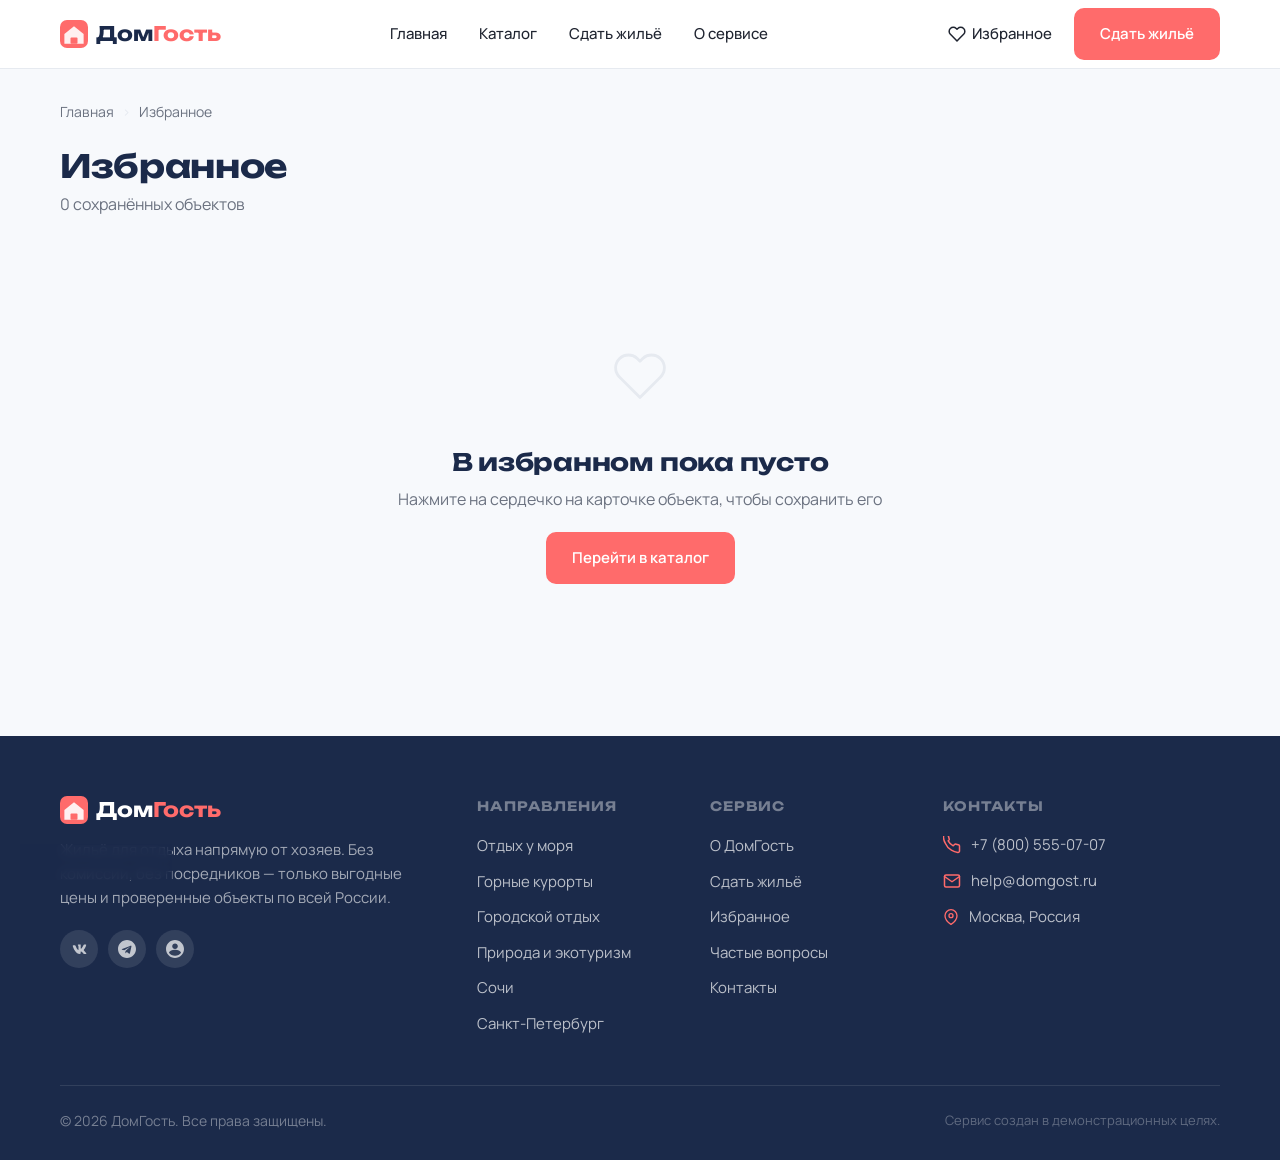
<file: favorites.html>
<!DOCTYPE html>
<html lang="ru">
<head>
  <meta charset="UTF-8">
  <meta name="viewport" content="width=device-width, initial-scale=1.0">
  <title>Избранное — ДомГость</title>
  <meta name="description" content="Ваши сохранённые объекты жилья на ДомГость.">
  <link rel="preconnect" href="https://fonts.googleapis.com">
  <link rel="preconnect" href="https://fonts.gstatic.com" crossorigin>
  <link href="https://fonts.googleapis.com/css2?family=Manrope:wght@400;500;700;800&family=Unbounded:wght@600;700&display=swap" rel="stylesheet">
  <link rel="stylesheet" href="assets/css/styles.css">
</head>
<body>

<main style="padding:32px 0 72px;">
  <div class="container">
    <nav class="breadcrumb" aria-label="Хлебные крошки">
      <a href="index.html">Главная</a>
      <span class="breadcrumb__sep">›</span>
      <span>Избранное</span>
    </nav>
    <h1 style="font-family:'Unbounded',sans-serif;font-size:clamp(1.5rem,3vw,2rem);margin-bottom:6px;">Избранное</h1>
    <p style="color:var(--muted);margin-bottom:32px;" id="favsSubtitle">Ваши сохранённые объекты</p>
    <div class="listings-grid listings-grid--3" id="favsGrid"></div>
  </div>
</main>

<script src="assets/js/data.js" defer></script>
<script src="assets/js/ui.js" defer></script>
<script src="assets/js/favorites.js" defer></script>
</body>
</html>
</file>
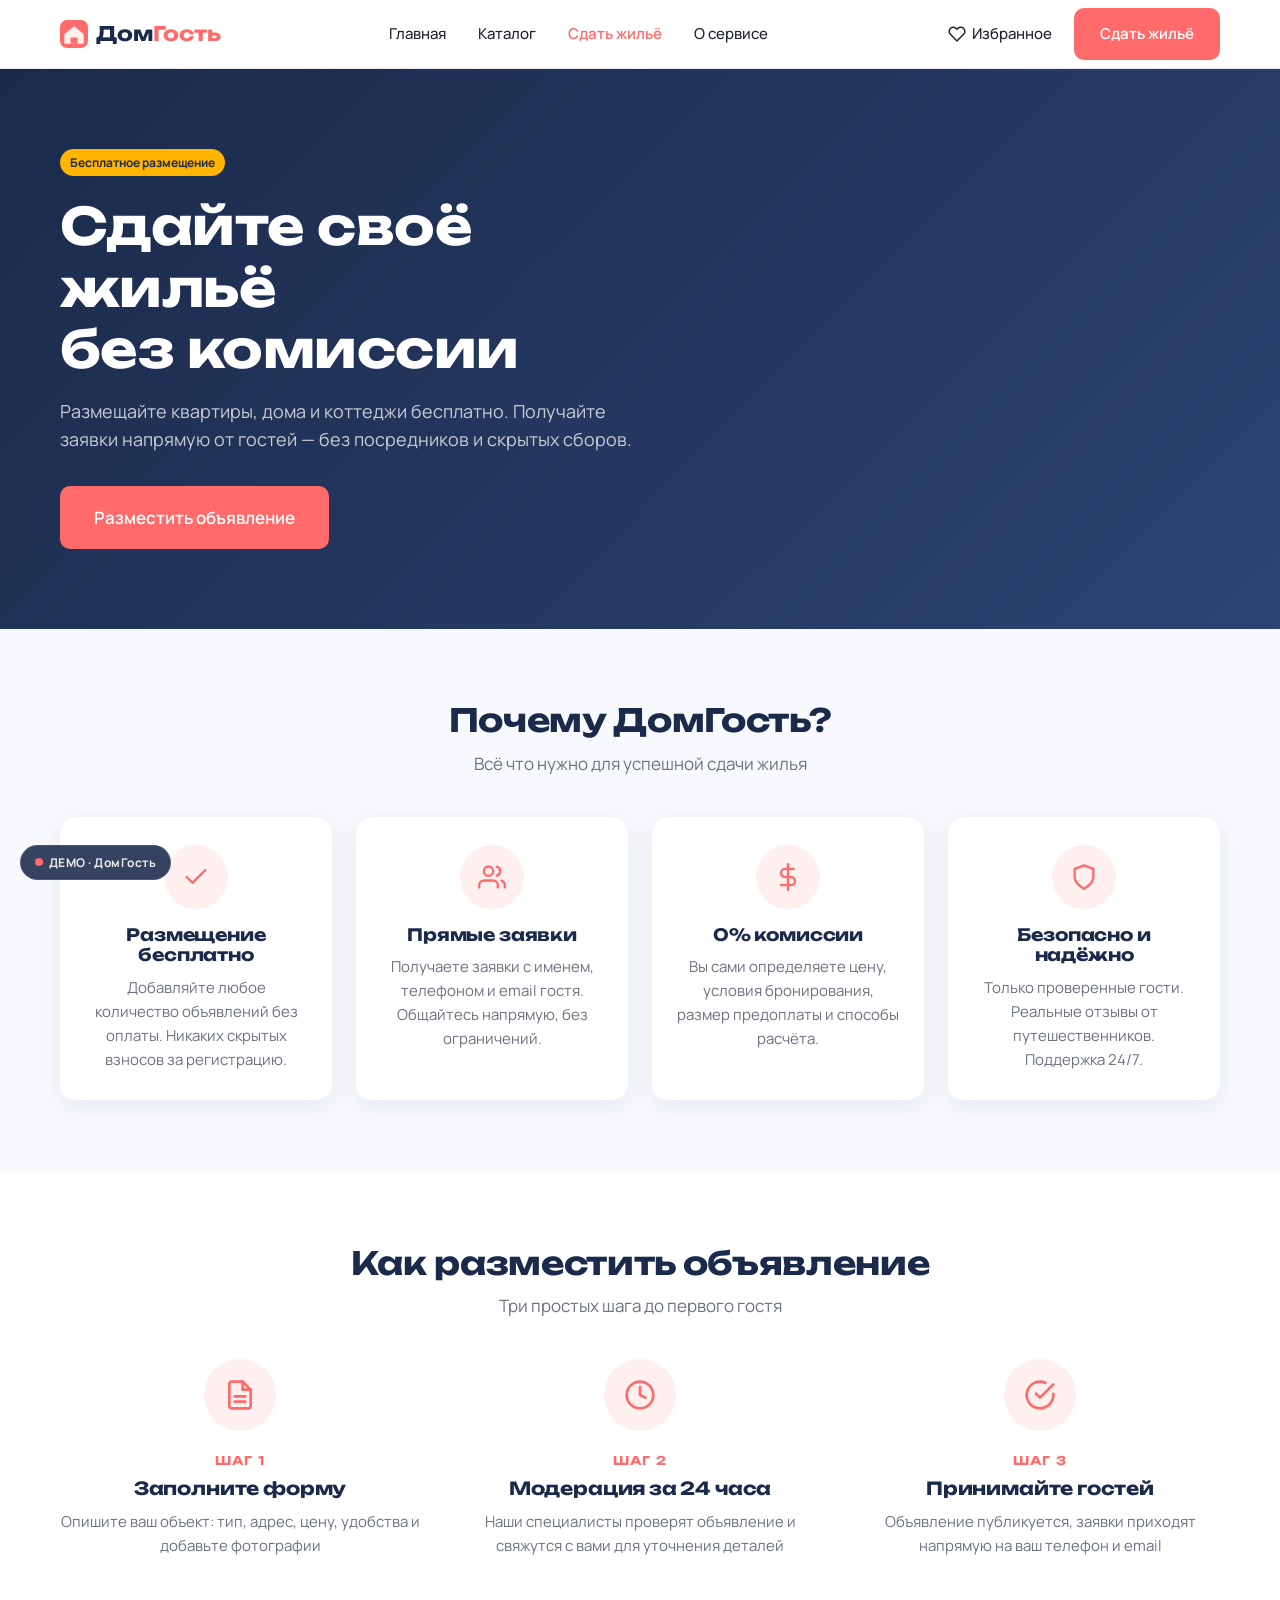
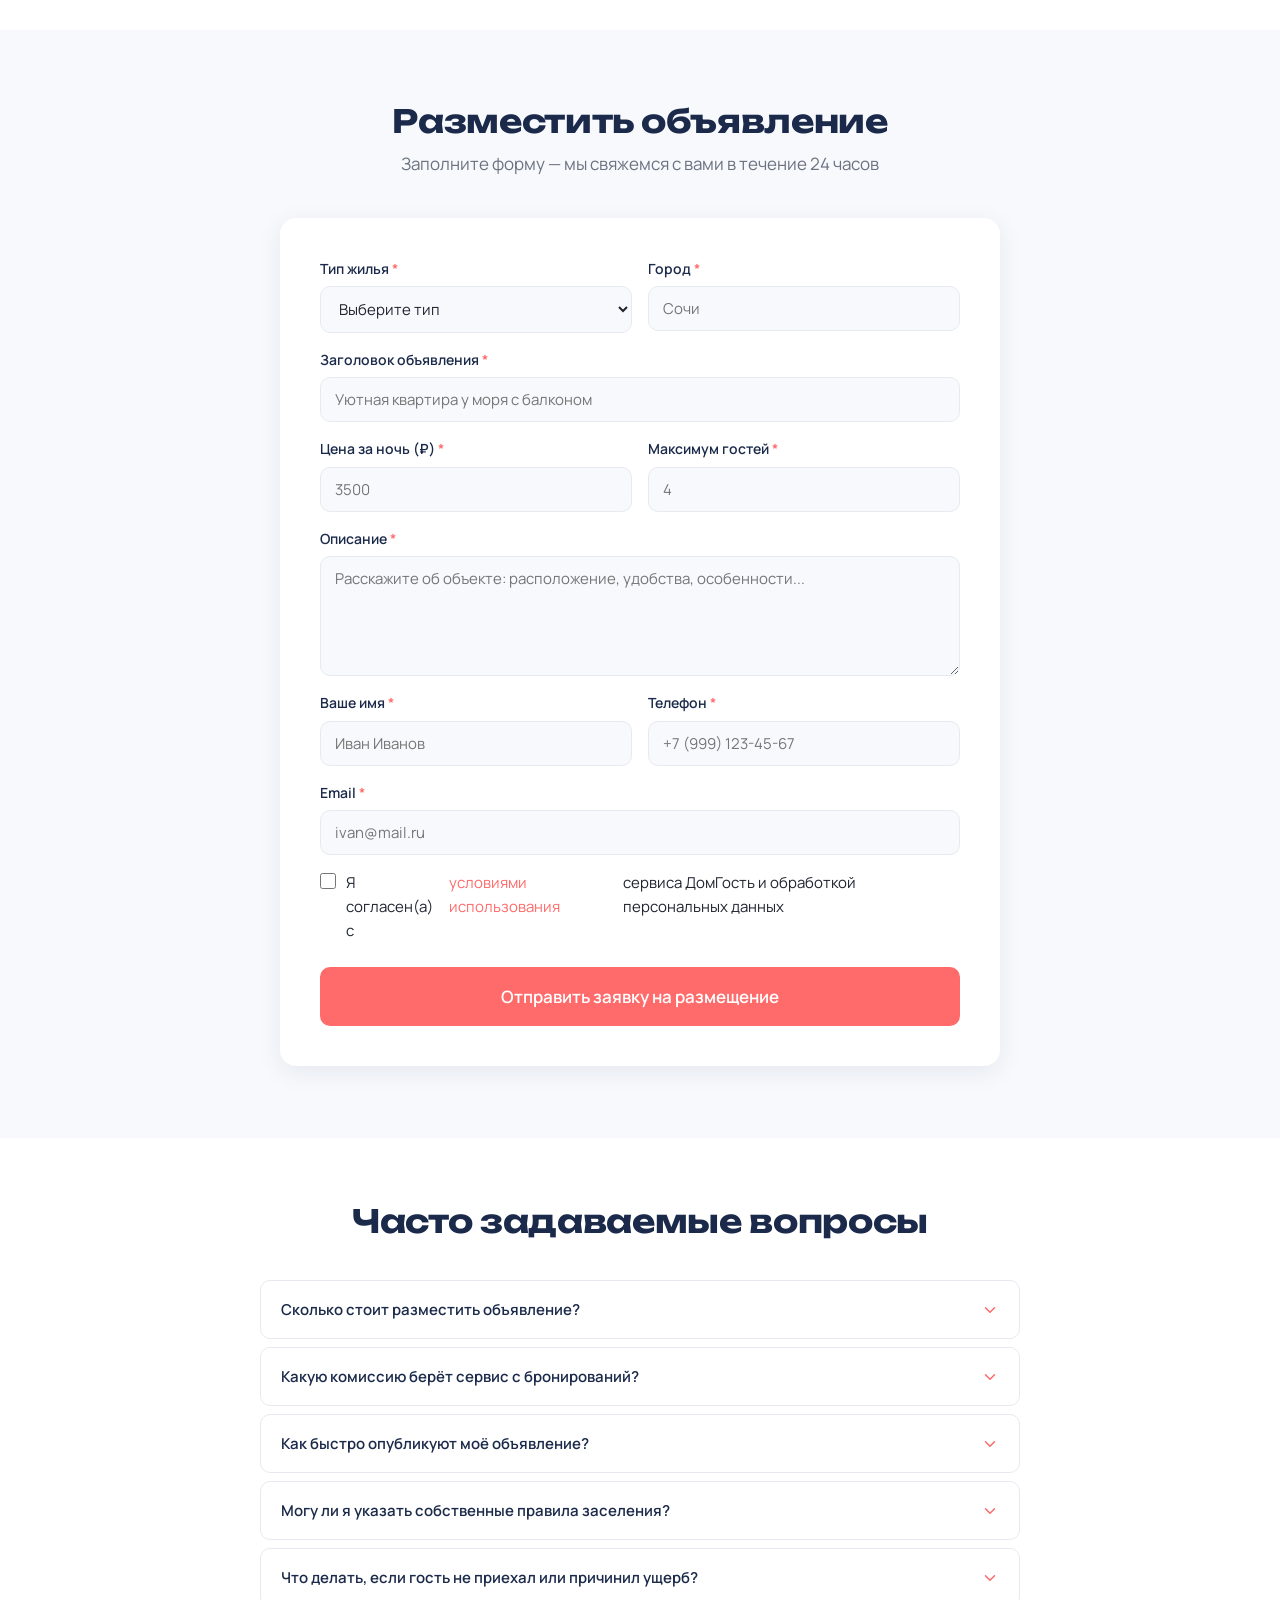
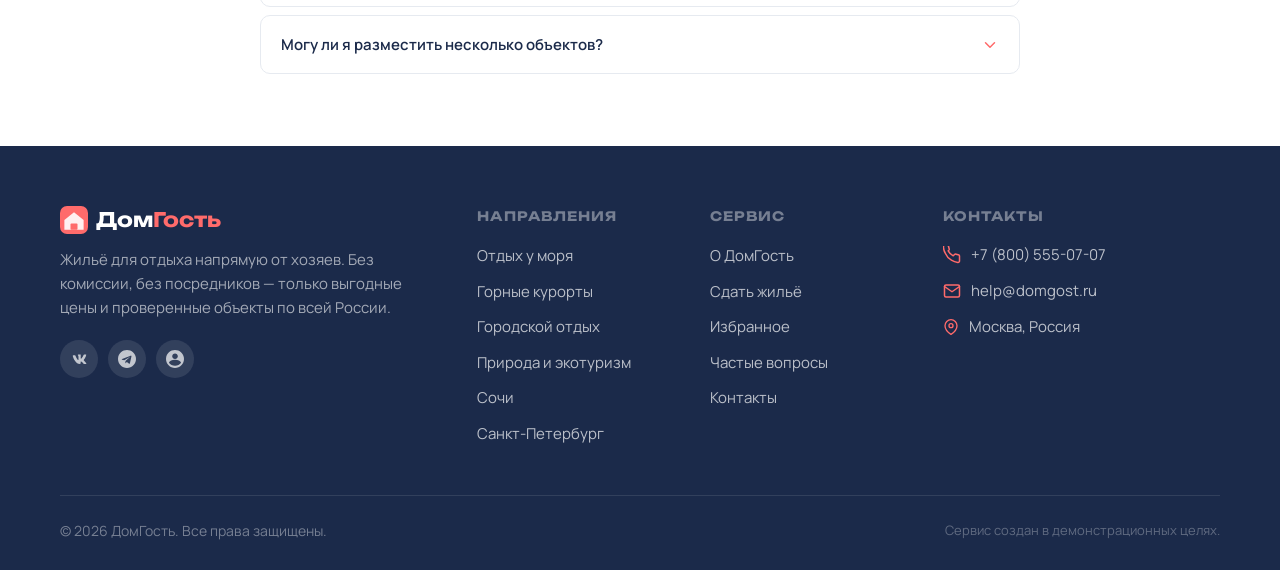
<file: owners.html>
<!DOCTYPE html>
<html lang="ru">
<head>
  <meta charset="UTF-8">
  <meta name="viewport" content="width=device-width, initial-scale=1.0">
  <title>Сдать жильё — ДомГость</title>
  <meta name="description" content="Разместите своё жильё на ДомГость бесплатно. Получайте заявки напрямую от гостей без комиссии.">
  <link rel="preconnect" href="https://fonts.googleapis.com">
  <link rel="preconnect" href="https://fonts.gstatic.com" crossorigin>
  <link href="https://fonts.googleapis.com/css2?family=Manrope:wght@400;500;700;800&family=Unbounded:wght@600;700&display=swap" rel="stylesheet">
  <link rel="stylesheet" href="assets/css/styles.css">
</head>
<body>

<!-- HERO -->
<section class="owners-hero">
  <div class="container">
    <div style="max-width:640px">
      <div class="badge badge--gold" style="margin-bottom:20px;display:inline-flex;">Бесплатное размещение</div>
      <h1 class="owners-hero__title">Сдайте своё жильё без&nbsp;комиссии</h1>
      <p class="owners-hero__text">Размещайте квартиры, дома и коттеджи бесплатно. Получайте заявки напрямую от гостей — без посредников и скрытых сборов.</p>
      <a href="#listingForm" class="btn btn--primary btn--lg">Разместить объявление</a>
    </div>
  </div>
</section>

<!-- BENEFITS -->
<section class="section">
  <div class="container">
    <div class="section__header text-center">
      <h2 class="section__title">Почему ДомГость?</h2>
      <p class="section__subtitle">Всё что нужно для успешной сдачи жилья</p>
    </div>
    <div class="benefits-grid">
      <div class="benefit-card reveal">
        <div class="benefit-card__icon">
          <svg width="28" height="28" viewBox="0 0 24 24" fill="none" stroke="currentColor" stroke-width="2" stroke-linecap="round" stroke-linejoin="round"><polyline points="20 6 9 17 4 12"/></svg>
        </div>
        <h3 class="benefit-card__title">Размещение бесплатно</h3>
        <p class="benefit-card__desc">Добавляйте любое количество объявлений без оплаты. Никаких скрытых взносов за регистрацию.</p>
      </div>
      <div class="benefit-card reveal reveal-delay-1">
        <div class="benefit-card__icon">
          <svg width="28" height="28" viewBox="0 0 24 24" fill="none" stroke="currentColor" stroke-width="2" stroke-linecap="round" stroke-linejoin="round"><path d="M17 21v-2a4 4 0 00-4-4H5a4 4 0 00-4 4v2"/><circle cx="9" cy="7" r="4"/><path d="M23 21v-2a4 4 0 00-3-3.87"/><path d="M16 3.13a4 4 0 010 7.75"/></svg>
        </div>
        <h3 class="benefit-card__title">Прямые заявки</h3>
        <p class="benefit-card__desc">Получаете заявки с именем, телефоном и email гостя. Общайтесь напрямую, без ограничений.</p>
      </div>
      <div class="benefit-card reveal reveal-delay-2">
        <div class="benefit-card__icon">
          <svg width="28" height="28" viewBox="0 0 24 24" fill="none" stroke="currentColor" stroke-width="2" stroke-linecap="round" stroke-linejoin="round"><line x1="12" y1="1" x2="12" y2="23"/><path d="M17 5H9.5a3.5 3.5 0 000 7h5a3.5 3.5 0 010 7H6"/></svg>
        </div>
        <h3 class="benefit-card__title">0% комиссии</h3>
        <p class="benefit-card__desc">Вы сами определяете цену, условия бронирования, размер предоплаты и способы расчёта.</p>
      </div>
      <div class="benefit-card reveal reveal-delay-3">
        <div class="benefit-card__icon">
          <svg width="28" height="28" viewBox="0 0 24 24" fill="none" stroke="currentColor" stroke-width="2" stroke-linecap="round" stroke-linejoin="round"><path d="M12 22s8-4 8-10V5l-8-3-8 3v7c0 6 8 10 8 10z"/></svg>
        </div>
        <h3 class="benefit-card__title">Безопасно и надёжно</h3>
        <p class="benefit-card__desc">Только проверенные гости. Реальные отзывы от путешественников. Поддержка 24/7.</p>
      </div>
    </div>
  </div>
</section>

<!-- HOW TO LIST -->
<section class="section" style="background:var(--surface);">
  <div class="container">
    <div class="section__header text-center">
      <h2 class="section__title">Как разместить объявление</h2>
      <p class="section__subtitle">Три простых шага до первого гостя</p>
    </div>
    <div class="how-steps">
      <div class="how-step reveal">
        <div class="how-step__icon">
          <svg width="32" height="32" viewBox="0 0 24 24" fill="none" stroke="currentColor" stroke-width="2" stroke-linecap="round" stroke-linejoin="round"><path d="M14 2H6a2 2 0 00-2 2v16a2 2 0 002 2h12a2 2 0 002-2V8z"/><polyline points="14 2 14 8 20 8"/><line x1="16" y1="13" x2="8" y2="13"/><line x1="16" y1="17" x2="8" y2="17"/></svg>
        </div>
        <div class="how-step__num">Шаг 1</div>
        <h3 class="how-step__title">Заполните форму</h3>
        <p class="how-step__desc">Опишите ваш объект: тип, адрес, цену, удобства и добавьте фотографии</p>
      </div>
      <div class="how-step reveal reveal-delay-1">
        <div class="how-step__icon">
          <svg width="32" height="32" viewBox="0 0 24 24" fill="none" stroke="currentColor" stroke-width="2" stroke-linecap="round" stroke-linejoin="round"><circle cx="12" cy="12" r="10"/><polyline points="12 6 12 12 16 14"/></svg>
        </div>
        <div class="how-step__num">Шаг 2</div>
        <h3 class="how-step__title">Модерация за 24 часа</h3>
        <p class="how-step__desc">Наши специалисты проверят объявление и свяжутся с вами для уточнения деталей</p>
      </div>
      <div class="how-step reveal reveal-delay-2">
        <div class="how-step__icon">
          <svg width="32" height="32" viewBox="0 0 24 24" fill="none" stroke="currentColor" stroke-width="2" stroke-linecap="round" stroke-linejoin="round"><path d="M22 11.08V12a10 10 0 11-5.93-9.14"/><polyline points="22 4 12 14.01 9 11.01"/></svg>
        </div>
        <div class="how-step__num">Шаг 3</div>
        <h3 class="how-step__title">Принимайте гостей</h3>
        <p class="how-step__desc">Объявление публикуется, заявки приходят напрямую на ваш телефон и email</p>
      </div>
    </div>
  </div>
</section>

<!-- FORM -->
<section class="section" id="listingForm">
  <div class="container">
    <div style="max-width:720px;margin:0 auto;">
      <div class="section__header text-center">
        <h2 class="section__title">Разместить объявление</h2>
        <p class="section__subtitle">Заполните форму — мы свяжемся с вами в течение 24 часов</p>
      </div>
      <div class="card" style="padding:40px;" id="ownerFormWrap">
        <form id="ownerForm" novalidate>
          <div class="form-grid">
            <div class="form-group">
              <label class="form-label" for="ofType">Тип жилья <span>*</span></label>
              <select class="form-input" id="ofType" required>
                <option value="">Выберите тип</option>
                <option>Квартира</option>
                <option>Гостевой дом</option>
                <option>Коттедж</option>
                <option>Отель</option>
                <option>Апартаменты</option>
                <option>Комната</option>
              </select>
              <span class="form-error" id="ofTypeError">Выберите тип жилья</span>
            </div>
            <div class="form-group">
              <label class="form-label" for="ofCity">Город <span>*</span></label>
              <input type="text" class="form-input" id="ofCity" placeholder="Сочи" required>
              <span class="form-error" id="ofCityError">Укажите город</span>
            </div>
            <div class="form-group form-group--full">
              <label class="form-label" for="ofTitle">Заголовок объявления <span>*</span></label>
              <input type="text" class="form-input" id="ofTitle" placeholder="Уютная квартира у моря с балконом" required>
              <span class="form-error" id="ofTitleError">Введите заголовок (не менее 10 символов)</span>
            </div>
            <div class="form-group">
              <label class="form-label" for="ofPrice">Цена за ночь (₽) <span>*</span></label>
              <input type="number" class="form-input" id="ofPrice" placeholder="3500" min="100" required>
              <span class="form-error" id="ofPriceError">Укажите цену за ночь</span>
            </div>
            <div class="form-group">
              <label class="form-label" for="ofGuests">Максимум гостей <span>*</span></label>
              <input type="number" class="form-input" id="ofGuests" placeholder="4" min="1" max="50" required>
              <span class="form-error" id="ofGuestsError">Укажите количество гостей</span>
            </div>
            <div class="form-group form-group--full">
              <label class="form-label" for="ofDesc">Описание <span>*</span></label>
              <textarea class="form-input" id="ofDesc" placeholder="Расскажите об объекте: расположение, удобства, особенности..." style="min-height:120px" required></textarea>
              <span class="form-error" id="ofDescError">Добавьте описание (не менее 30 символов)</span>
            </div>
            <div class="form-group">
              <label class="form-label" for="ofName">Ваше имя <span>*</span></label>
              <input type="text" class="form-input" id="ofName" placeholder="Иван Иванов" required>
              <span class="form-error" id="ofNameError">Введите ваше имя</span>
            </div>
            <div class="form-group">
              <label class="form-label" for="ofPhone">Телефон <span>*</span></label>
              <input type="tel" class="form-input" id="ofPhone" placeholder="+7 (999) 123-45-67" required>
              <span class="form-error" id="ofPhoneError">Введите корректный номер телефона</span>
            </div>
            <div class="form-group form-group--full">
              <label class="form-label" for="ofEmail">Email <span>*</span></label>
              <input type="email" class="form-input" id="ofEmail" placeholder="ivan@mail.ru" required>
              <span class="form-error" id="ofEmailError">Введите корректный email</span>
            </div>
            <div class="form-group form-group--full">
              <label class="form-checkbox">
                <input type="checkbox" id="ofAgree" required>
                Я согласен(а) с <a href="about.html" style="color:var(--coral)">условиями использования</a> сервиса ДомГость и обработкой персональных данных
              </label>
              <span class="form-error" id="ofAgreeError">Необходимо принять условия</span>
            </div>
          </div>
          <button type="submit" class="btn btn--primary btn--lg" style="width:100%;margin-top:24px">Отправить заявку на размещение</button>
        </form>
      </div>
    </div>
  </div>
</section>

<!-- FAQ -->
<section class="section" style="background:var(--surface);padding-top:64px;">
  <div class="container">
    <div style="max-width:760px;margin:0 auto;">
      <div class="section__header text-center">
        <h2 class="section__title">Часто задаваемые вопросы</h2>
      </div>
      <div class="accordion">
        <div class="accordion-item">
          <button class="accordion-trigger">
            Сколько стоит разместить объявление?
            <svg width="18" height="18" viewBox="0 0 24 24" fill="none" stroke="currentColor" stroke-width="2" stroke-linecap="round" stroke-linejoin="round"><polyline points="6 9 12 15 18 9"/></svg>
          </button>
          <div class="accordion-body">Размещение объявлений на ДомГость полностью бесплатно. Никаких ежемесячных платежей, взносов или скрытых комиссий за публикацию.</div>
        </div>
        <div class="accordion-item">
          <button class="accordion-trigger">
            Какую комиссию берёт сервис с бронирований?
            <svg width="18" height="18" viewBox="0 0 24 24" fill="none" stroke="currentColor" stroke-width="2" stroke-linecap="round" stroke-linejoin="round"><polyline points="6 9 12 15 18 9"/></svg>
          </button>
          <div class="accordion-body">0% комиссии. Мы не берём процент с бронирований. Вы получаете всю сумму от гостя напрямую. Хозяин и гость договариваются об оплате самостоятельно.</div>
        </div>
        <div class="accordion-item">
          <button class="accordion-trigger">
            Как быстро опубликуют моё объявление?
            <svg width="18" height="18" viewBox="0 0 24 24" fill="none" stroke="currentColor" stroke-width="2" stroke-linecap="round" stroke-linejoin="round"><polyline points="6 9 12 15 18 9"/></svg>
          </button>
          <div class="accordion-body">После получения заявки наш менеджер свяжется с вами в течение 24 часов. После проверки и согласования деталей объявление публикуется в течение 1-2 рабочих дней.</div>
        </div>
        <div class="accordion-item">
          <button class="accordion-trigger">
            Могу ли я указать собственные правила заселения?
            <svg width="18" height="18" viewBox="0 0 24 24" fill="none" stroke="currentColor" stroke-width="2" stroke-linecap="round" stroke-linejoin="round"><polyline points="6 9 12 15 18 9"/></svg>
          </button>
          <div class="accordion-body">Да, вы полностью контролируете условия: время заезда и выезда, правила отмены бронирования, политику в отношении домашних животных, требования к предоплате и любые другие правила.</div>
        </div>
        <div class="accordion-item">
          <button class="accordion-trigger">
            Что делать, если гость не приехал или причинил ущерб?
            <svg width="18" height="18" viewBox="0 0 24 24" fill="none" stroke="currentColor" stroke-width="2" stroke-linecap="round" stroke-linejoin="round"><polyline points="6 9 12 15 18 9"/></svg>
          </button>
          <div class="accordion-body">Рекомендуем брать страховой депозит и оформлять письменный договор аренды. Наша служба поддержки поможет в спорных ситуациях, однако финансовые отношения между хозяином и гостем регулируются их соглашением.</div>
        </div>
        <div class="accordion-item">
          <button class="accordion-trigger">
            Могу ли я разместить несколько объектов?
            <svg width="18" height="18" viewBox="0 0 24 24" fill="none" stroke="currentColor" stroke-width="2" stroke-linecap="round" stroke-linejoin="round"><polyline points="6 9 12 15 18 9"/></svg>
          </button>
          <div class="accordion-body">Да, количество объявлений не ограничено. Вы можете разместить все свои объекты: квартиры, дома, комнаты — всё на одном аккаунте без доплат.</div>
        </div>
      </div>
    </div>
  </div>
</section>

<script src="assets/js/data.js" defer></script>
<script src="assets/js/ui.js" defer></script>
<script src="assets/js/owners.js" defer></script>
</body>
</html>
</file>
<file: assets/css/styles.css>
/* ============================================================
   ДомГость — styles.css
   ============================================================ */

/* 1. VARIABLES */
:root {
  --navy: #1b2a4a;
  --navy-2: #2e4374;
  --coral: #ff6b6b;
  --coral-dark: #e85555;
  --bg: #f7f9fc;
  --surface: #ffffff;
  --text: #1f2430;
  --muted: #6b7280;
  --line: #e6eaf0;
  --star: #ffb400;
  --success: #2bb673;
  --shadow: 0 6px 24px rgba(27, 42, 74, 0.08);
  --shadow-lg: 0 12px 40px rgba(27, 42, 74, 0.14);
  --radius: 16px;
  --radius-sm: 10px;
  --container: 1200px;
  --transition: 0.2s ease;
}

/* 2. RESET */
*, *::before, *::after { box-sizing: border-box; margin: 0; padding: 0; }
html { scroll-behavior: smooth; }
body {
  font-family: 'Manrope', sans-serif;
  font-size: 16px;
  line-height: 1.6;
  color: var(--text);
  background: var(--bg);
  min-height: 100vh;
}
img { display: block; max-width: 100%; }
a { color: inherit; text-decoration: none; }
ul { list-style: none; }
button { cursor: pointer; font-family: inherit; border: none; background: none; }
input, select, textarea { font-family: inherit; font-size: 1rem; }

/* 3. TYPOGRAPHY */
h1, h2, h3, h4, h5 {
  font-family: 'Unbounded', sans-serif;
  font-weight: 700;
  line-height: 1.2;
  letter-spacing: -0.01em;
  color: var(--navy);
}
h1 { font-size: clamp(2rem, 4vw, 3.25rem); }
h2 { font-size: clamp(1.5rem, 3vw, 2.25rem); }
h3 { font-size: clamp(1.125rem, 2vw, 1.5rem); }
h4 { font-size: 1.125rem; }
p { margin-bottom: 0; }

/* 4. LAYOUT */
.container {
  max-width: var(--container);
  padding: 0 20px;
  margin: 0 auto;
}
.section { padding: 72px 0; }
.section__title {
  font-family: 'Unbounded', sans-serif;
  font-size: clamp(1.375rem, 2.5vw, 2rem);
  font-weight: 700;
  color: var(--navy);
  margin-bottom: 10px;
}
.section__subtitle {
  color: var(--muted);
  font-size: 1.0625rem;
  margin-bottom: 40px;
}
.section__header { margin-bottom: 40px; }
.section__header--row {
  display: flex;
  align-items: flex-end;
  justify-content: space-between;
  gap: 16px;
  flex-wrap: wrap;
  margin-bottom: 40px;
}
.section__header--row .section__title { margin-bottom: 0; }

/* 5. BUTTONS */
.btn {
  display: inline-flex;
  align-items: center;
  justify-content: center;
  gap: 8px;
  padding: 12px 24px;
  border-radius: var(--radius-sm);
  font-weight: 600;
  font-size: 0.9375rem;
  transition: background var(--transition), color var(--transition), transform var(--transition), box-shadow var(--transition);
  white-space: nowrap;
  border: 2px solid transparent;
}
.btn:active { transform: scale(0.97); }
.btn--primary {
  background: var(--coral);
  color: #fff;
  border-color: var(--coral);
}
.btn--primary:hover { background: var(--coral-dark); border-color: var(--coral-dark); }
.btn--outline {
  background: transparent;
  color: var(--navy);
  border-color: var(--line);
}
.btn--outline:hover { border-color: var(--navy); background: rgba(27,42,74,.04); }
.btn--ghost {
  background: transparent;
  color: var(--navy);
  padding: 10px 16px;
}
.btn--ghost:hover { background: rgba(27,42,74,.06); border-radius: var(--radius-sm); }
.btn--lg { padding: 16px 32px; font-size: 1.0625rem; }
.btn--sm { padding: 8px 16px; font-size: 0.875rem; }
.btn--coral-outline {
  background: transparent;
  color: var(--coral);
  border-color: var(--coral);
}
.btn--coral-outline:hover { background: var(--coral); color: #fff; }
.btn--navy {
  background: var(--navy);
  color: #fff;
  border-color: var(--navy);
}
.btn--navy:hover { background: var(--navy-2); border-color: var(--navy-2); }

/* 6. CARDS */
.card {
  background: var(--surface);
  border-radius: var(--radius);
  box-shadow: var(--shadow);
  transition: transform var(--transition), box-shadow var(--transition);
  overflow: hidden;
}
.card:hover { transform: translateY(-4px); box-shadow: var(--shadow-lg); }

/* 7. LISTING CARD */
.listing-card { display: flex; flex-direction: column; }
.listing-card__img-wrap {
  position: relative;
  aspect-ratio: 4/3;
  overflow: hidden;
}
.listing-card__img {
  width: 100%;
  height: 100%;
  object-fit: cover;
  transition: transform 0.35s ease;
}
.listing-card:hover .listing-card__img { transform: scale(1.04); }
.listing-card__badges {
  position: absolute;
  top: 12px;
  left: 12px;
  display: flex;
  gap: 6px;
  flex-wrap: wrap;
}
.listing-card__fav {
  position: absolute;
  top: 12px;
  right: 12px;
  width: 36px;
  height: 36px;
  border-radius: 50%;
  background: rgba(255,255,255,0.9);
  border: none;
  display: flex;
  align-items: center;
  justify-content: center;
  cursor: pointer;
  transition: background var(--transition), transform var(--transition);
  backdrop-filter: blur(4px);
}
.listing-card__fav:hover { background: #fff; transform: scale(1.12); }
.listing-card__fav svg { transition: fill var(--transition), stroke var(--transition); }
.listing-card__fav.active svg { fill: var(--coral); stroke: var(--coral); }
.listing-card__body { padding: 16px; flex: 1; display: flex; flex-direction: column; gap: 8px; }
.listing-card__meta {
  display: flex;
  align-items: center;
  gap: 6px;
  font-size: 0.8125rem;
  color: var(--muted);
}
.listing-card__dot { color: var(--line); }
.listing-card__title {
  font-weight: 700;
  font-size: 0.9375rem;
  color: var(--navy);
  line-height: 1.3;
  display: -webkit-box;
  -webkit-line-clamp: 2;
  -webkit-box-orient: vertical;
  overflow: hidden;
}
.listing-card__title:hover { color: var(--coral); }
.listing-card__footer {
  display: flex;
  align-items: center;
  justify-content: space-between;
  margin-top: auto;
  padding-top: 10px;
  border-top: 1px solid var(--line);
}
.listing-card__price { font-weight: 800; color: var(--coral); font-size: 1.0625rem; }
.listing-card__price span { font-weight: 500; color: var(--muted); font-size: 0.8125rem; }

/* 8. BADGE / CHIP */
.badge {
  display: inline-flex;
  align-items: center;
  padding: 4px 10px;
  border-radius: 20px;
  font-size: 0.75rem;
  font-weight: 700;
  background: var(--coral);
  color: #fff;
  white-space: nowrap;
}
.badge--navy { background: var(--navy); }
.badge--gold { background: var(--star); color: var(--navy); }
.badge--success { background: var(--success); }
.badge--outline { background: transparent; border: 1.5px solid var(--line); color: var(--muted); }
.chip {
  display: inline-flex;
  align-items: center;
  gap: 6px;
  padding: 6px 14px;
  border-radius: 20px;
  font-size: 0.875rem;
  font-weight: 500;
  background: var(--surface);
  border: 1.5px solid var(--line);
  color: var(--text);
  cursor: pointer;
  transition: border-color var(--transition), background var(--transition), color var(--transition);
  white-space: nowrap;
}
.chip:hover, .chip.active {
  border-color: var(--coral);
  background: rgba(255,107,107,0.07);
  color: var(--coral);
}

/* 9. RATING */
.rating {
  display: inline-flex;
  align-items: center;
  gap: 4px;
  font-size: 0.875rem;
  font-weight: 600;
  color: var(--text);
}
.rating__star { color: var(--star); display: flex; }
.rating__count { color: var(--muted); font-weight: 400; margin-left: 2px; }

/* 10. HEADER */
.header {
  position: sticky;
  top: 0;
  z-index: 100;
  background: var(--surface);
  border-bottom: 1px solid var(--line);
  transition: box-shadow var(--transition);
}
.header.scrolled { box-shadow: var(--shadow); }
.header__inner {
  display: flex;
  align-items: center;
  justify-content: space-between;
  gap: 24px;
  height: 68px;
}
.logo {
  display: flex;
  align-items: center;
  gap: 8px;
  text-decoration: none;
  flex-shrink: 0;
}
.logo__icon { color: var(--coral); display: flex; }
.logo__text {
  font-family: 'Unbounded', sans-serif;
  font-weight: 700;
  font-size: 1.25rem;
  line-height: 1;
}
.logo__text .logo-dom { color: var(--navy); }
.logo__text .logo-guest { color: var(--coral); }
.nav { display: flex; align-items: center; gap: 4px; }
.nav__link {
  padding: 8px 14px;
  border-radius: var(--radius-sm);
  font-weight: 500;
  font-size: 0.9375rem;
  color: var(--text);
  transition: background var(--transition), color var(--transition);
}
.nav__link:hover { background: var(--bg); color: var(--navy); }
.nav__link.active { color: var(--coral); font-weight: 600; }
.header__actions { display: flex; align-items: center; gap: 10px; }
.fav-link {
  display: flex;
  align-items: center;
  gap: 6px;
  font-weight: 500;
  font-size: 0.9375rem;
  color: var(--text);
  padding: 8px 12px;
  border-radius: var(--radius-sm);
  transition: background var(--transition), color var(--transition);
  position: relative;
}
.fav-link:hover { background: var(--bg); color: var(--coral); }
.fav-link svg { transition: fill var(--transition); }
.fav-count {
  min-width: 18px;
  height: 18px;
  background: var(--coral);
  color: #fff;
  font-size: 0.7rem;
  font-weight: 700;
  border-radius: 50%;
  display: inline-flex;
  align-items: center;
  justify-content: center;
  padding: 0 4px;
}
.fav-count[data-count="0"] { display: none; }
.burger {
  display: none;
  flex-direction: column;
  justify-content: center;
  gap: 5px;
  width: 36px;
  height: 36px;
  border-radius: var(--radius-sm);
  transition: background var(--transition);
  padding: 6px;
}
.burger:hover { background: var(--bg); }
.burger span {
  display: block;
  height: 2px;
  background: var(--navy);
  border-radius: 2px;
  transition: transform var(--transition), opacity var(--transition), width var(--transition);
  width: 100%;
}
.burger.open span:nth-child(1) { transform: translateY(7px) rotate(45deg); }
.burger.open span:nth-child(2) { opacity: 0; }
.burger.open span:nth-child(3) { transform: translateY(-7px) rotate(-45deg); }
.mobile-menu {
  display: none;
  position: fixed;
  top: 68px;
  left: 0;
  right: 0;
  bottom: 0;
  background: var(--surface);
  z-index: 99;
  padding: 24px 20px;
  flex-direction: column;
  gap: 8px;
  overflow-y: auto;
}
.mobile-menu.open { display: flex; }
.mobile-menu .nav__link {
  display: block;
  padding: 14px 16px;
  font-size: 1.0625rem;
  border-radius: var(--radius);
  border: 1px solid var(--line);
}

/* 11. FOOTER */
.footer {
  background: var(--navy);
  color: rgba(255,255,255,0.85);
  padding: 60px 0 28px;
  margin-top: auto;
}
.footer__grid {
  display: grid;
  grid-template-columns: 2fr 1fr 1fr 1.5fr;
  gap: 48px;
  margin-bottom: 48px;
}
.footer__logo { margin-bottom: 14px; }
.footer__logo .logo__text .logo-dom { color: #fff; }
.footer__desc { font-size: 0.9375rem; color: rgba(255,255,255,0.6); line-height: 1.6; margin-bottom: 20px; }
.footer__socials { display: flex; gap: 10px; }
.footer__social {
  width: 38px;
  height: 38px;
  border-radius: 50%;
  background: rgba(255,255,255,0.1);
  display: flex;
  align-items: center;
  justify-content: center;
  transition: background var(--transition);
  color: rgba(255,255,255,0.7);
}
.footer__social:hover { background: var(--coral); color: #fff; }
.footer__col-title {
  font-family: 'Unbounded', sans-serif;
  font-size: 0.8125rem;
  font-weight: 700;
  text-transform: uppercase;
  letter-spacing: 0.08em;
  color: rgba(255,255,255,0.4);
  margin-bottom: 16px;
}
.footer__links { display: flex; flex-direction: column; gap: 10px; }
.footer__link { color: rgba(255,255,255,0.7); font-size: 0.9375rem; transition: color var(--transition); }
.footer__link:hover { color: var(--coral); }
.footer__contact { display: flex; flex-direction: column; gap: 12px; }
.footer__contact-item {
  display: flex;
  align-items: center;
  gap: 10px;
  font-size: 0.9375rem;
  color: rgba(255,255,255,0.7);
}
.footer__contact-item svg { color: var(--coral); flex-shrink: 0; }
.footer__bottom {
  padding-top: 24px;
  border-top: 1px solid rgba(255,255,255,0.1);
  display: flex;
  align-items: center;
  justify-content: space-between;
  gap: 16px;
  flex-wrap: wrap;
}
.footer__copy { font-size: 0.875rem; color: rgba(255,255,255,0.4); }
.footer__demo { font-size: 0.8125rem; color: rgba(255,255,255,0.3); }

/* 12. HERO */
.hero {
  position: relative;
  min-height: 600px;
  display: flex;
  align-items: center;
  overflow: hidden;
}
.hero__bg {
  position: absolute;
  inset: 0;
  background-image: url('https://images.unsplash.com/photo-1564013799919-ab600027ffc6?auto=format&fit=crop&w=1600&q=70');
  background-size: cover;
  background-position: center;
}
.hero__overlay {
  position: absolute;
  inset: 0;
  background: linear-gradient(135deg, rgba(27,42,74,0.82) 0%, rgba(27,42,74,0.55) 60%, rgba(27,42,74,0.35) 100%);
}
.hero__content {
  position: relative;
  z-index: 1;
  padding: 80px 0;
  max-width: 760px;
}
.hero__title {
  color: #fff;
  font-family: 'Unbounded', sans-serif;
  font-size: clamp(2rem, 4.5vw, 3.5rem);
  font-weight: 700;
  line-height: 1.15;
  margin-bottom: 16px;
}
.hero__subtitle {
  color: rgba(255,255,255,0.8);
  font-size: 1.125rem;
  margin-bottom: 36px;
}

/* 13. SEARCH PANEL */
.search-panel {
  background: var(--surface);
  border-radius: var(--radius);
  padding: 24px;
  box-shadow: var(--shadow-lg);
  display: grid;
  grid-template-columns: 2fr 1fr 1fr auto auto;
  gap: 12px;
  align-items: end;
}
.search-field { display: flex; flex-direction: column; gap: 6px; }
.search-field label { font-size: 0.8125rem; font-weight: 600; color: var(--muted); text-transform: uppercase; letter-spacing: 0.05em; }
.search-input {
  border: 1.5px solid var(--line);
  border-radius: var(--radius-sm);
  padding: 11px 14px;
  font-size: 0.9375rem;
  color: var(--text);
  background: var(--bg);
  transition: border-color var(--transition);
  width: 100%;
  outline: none;
  appearance: none;
  -webkit-appearance: none;
}
.search-input:focus { border-color: var(--coral); background: #fff; }
.search-guests {
  display: flex;
  align-items: center;
  gap: 8px;
  border: 1.5px solid var(--line);
  border-radius: var(--radius-sm);
  padding: 8px 12px;
  background: var(--bg);
}
.guests-btn {
  width: 28px;
  height: 28px;
  border-radius: 50%;
  border: 1.5px solid var(--line);
  display: flex;
  align-items: center;
  justify-content: center;
  font-size: 1.125rem;
  font-weight: 600;
  color: var(--navy);
  cursor: pointer;
  transition: border-color var(--transition), background var(--transition);
  background: var(--surface);
}
.guests-btn:hover { border-color: var(--coral); color: var(--coral); }
.guests-count { font-weight: 600; min-width: 20px; text-align: center; }

/* 14. CATEGORIES GRID */
.categories-grid {
  display: grid;
  grid-template-columns: repeat(4, 1fr);
  gap: 20px;
}
.category-card {
  position: relative;
  border-radius: var(--radius);
  overflow: hidden;
  aspect-ratio: 3/4;
  cursor: pointer;
}
.category-card__img {
  width: 100%;
  height: 100%;
  object-fit: cover;
  transition: transform 0.4s ease;
}
.category-card:hover .category-card__img { transform: scale(1.06); }
.category-card__overlay {
  position: absolute;
  inset: 0;
  background: linear-gradient(to top, rgba(27,42,74,0.8) 0%, rgba(27,42,74,0.1) 60%);
  transition: background var(--transition);
}
.category-card:hover .category-card__overlay { background: linear-gradient(to top, rgba(27,42,74,0.88) 0%, rgba(27,42,74,0.25) 60%); }
.category-card__body {
  position: absolute;
  bottom: 0;
  left: 0;
  right: 0;
  padding: 20px;
  color: #fff;
}
.category-card__icon { font-size: 1.75rem; margin-bottom: 6px; }
.category-card__title {
  font-family: 'Unbounded', sans-serif;
  font-size: 1.0625rem;
  font-weight: 700;
  color: #fff;
}
.category-card__count { font-size: 0.875rem; color: rgba(255,255,255,0.7); }

/* 15. CITY CARDS */
.cities-grid {
  display: grid;
  grid-template-columns: repeat(4, 1fr);
  gap: 20px;
}
.city-card {
  border-radius: var(--radius);
  overflow: hidden;
  position: relative;
  aspect-ratio: 3/2;
  cursor: pointer;
}
.city-card__img {
  width: 100%;
  height: 100%;
  object-fit: cover;
  transition: transform 0.35s ease;
}
.city-card:hover .city-card__img { transform: scale(1.05); }
.city-card__overlay {
  position: absolute;
  inset: 0;
  background: linear-gradient(to top, rgba(27,42,74,0.75) 0%, transparent 55%);
}
.city-card__body {
  position: absolute;
  bottom: 0;
  left: 0;
  right: 0;
  padding: 16px;
  color: #fff;
}
.city-card__name { font-family: 'Unbounded', sans-serif; font-weight: 700; font-size: 0.9375rem; }
.city-card__count { font-size: 0.8125rem; color: rgba(255,255,255,0.75); }

/* 16. LISTINGS GRID */
.listings-grid {
  display: grid;
  grid-template-columns: repeat(4, 1fr);
  gap: 24px;
}
.listings-grid--3 { grid-template-columns: repeat(3, 1fr); }

/* 17. HOW IT WORKS */
.how-steps {
  display: grid;
  grid-template-columns: repeat(3, 1fr);
  gap: 40px;
  position: relative;
}
.how-step { text-align: center; }
.how-step__icon {
  width: 72px;
  height: 72px;
  border-radius: 50%;
  background: rgba(255,107,107,0.1);
  display: flex;
  align-items: center;
  justify-content: center;
  margin: 0 auto 20px;
  color: var(--coral);
}
.how-step__num {
  font-family: 'Unbounded', sans-serif;
  font-size: 0.75rem;
  font-weight: 700;
  color: var(--coral);
  text-transform: uppercase;
  letter-spacing: 0.1em;
  margin-bottom: 8px;
}
.how-step__title {
  font-size: 1.125rem;
  margin-bottom: 10px;
  color: var(--navy);
}
.how-step__desc { color: var(--muted); font-size: 0.9375rem; }

/* 18. STATS */
.stats-grid {
  display: grid;
  grid-template-columns: repeat(4, 1fr);
  gap: 24px;
}
.stat-card {
  background: var(--surface);
  border-radius: var(--radius);
  padding: 32px 24px;
  text-align: center;
  box-shadow: var(--shadow);
}
.stat-card__value {
  font-family: 'Unbounded', sans-serif;
  font-size: clamp(2rem, 3vw, 2.75rem);
  font-weight: 700;
  color: var(--coral);
  margin-bottom: 8px;
}
.stat-card__label { color: var(--muted); font-size: 0.9375rem; }

/* 19. REVIEWS SLIDER */
.reviews-wrap { position: relative; }
.reviews-grid {
  display: grid;
  grid-template-columns: repeat(3, 1fr);
  gap: 24px;
}
.review-card {
  background: var(--surface);
  border-radius: var(--radius);
  padding: 28px;
  box-shadow: var(--shadow);
  display: flex;
  flex-direction: column;
  gap: 16px;
}
.review-card__header { display: flex; align-items: center; gap: 14px; }
.review-card__avatar {
  width: 48px;
  height: 48px;
  border-radius: 50%;
  background: var(--coral);
  color: #fff;
  display: flex;
  align-items: center;
  justify-content: center;
  font-family: 'Unbounded', sans-serif;
  font-weight: 700;
  font-size: 1.125rem;
  flex-shrink: 0;
}
.review-card__name { font-weight: 700; color: var(--navy); }
.review-card__city { font-size: 0.875rem; color: var(--muted); }
.review-card__text { color: var(--text); font-size: 0.9375rem; line-height: 1.65; font-style: italic; flex: 1; }
.review-card__date { font-size: 0.8125rem; color: var(--muted); }
.reviews-nav { display: flex; align-items: center; justify-content: center; gap: 12px; margin-top: 32px; }
.reviews-nav__btn {
  width: 44px;
  height: 44px;
  border-radius: 50%;
  border: 1.5px solid var(--line);
  display: flex;
  align-items: center;
  justify-content: center;
  color: var(--navy);
  cursor: pointer;
  transition: border-color var(--transition), background var(--transition), color var(--transition);
  background: var(--surface);
}
.reviews-nav__btn:hover { border-color: var(--coral); color: var(--coral); }
.reviews-nav__dots { display: flex; gap: 8px; }
.reviews-nav__dot {
  width: 8px;
  height: 8px;
  border-radius: 50%;
  background: var(--line);
  cursor: pointer;
  transition: background var(--transition), width var(--transition);
}
.reviews-nav__dot.active { background: var(--coral); width: 24px; border-radius: 4px; }

/* 20. CTA BANNER */
.cta-banner {
  background: linear-gradient(135deg, var(--navy) 0%, var(--navy-2) 100%);
  border-radius: var(--radius);
  padding: 56px 48px;
  display: flex;
  align-items: center;
  justify-content: space-between;
  gap: 32px;
  flex-wrap: wrap;
}
.cta-banner__title { color: #fff; font-family: 'Unbounded', sans-serif; font-size: clamp(1.25rem, 2.5vw, 1.75rem); margin-bottom: 10px; }
.cta-banner__text { color: rgba(255,255,255,0.7); font-size: 1.0625rem; }

/* 21. CATALOG PAGE */
.catalog-layout {
  display: grid;
  grid-template-columns: 280px 1fr;
  gap: 32px;
  align-items: start;
}
.catalog-sidebar {
  position: sticky;
  top: 88px;
  background: var(--surface);
  border-radius: var(--radius);
  padding: 24px;
  box-shadow: var(--shadow);
}
.sidebar__title {
  font-family: 'Unbounded', sans-serif;
  font-size: 0.875rem;
  font-weight: 700;
  text-transform: uppercase;
  letter-spacing: 0.08em;
  color: var(--muted);
  margin-bottom: 16px;
  margin-top: 20px;
  padding-top: 20px;
  border-top: 1px solid var(--line);
}
.sidebar__title:first-child { margin-top: 0; padding-top: 0; border-top: none; }
.filter-checkboxes { display: flex; flex-direction: column; gap: 10px; }
.filter-check {
  display: flex;
  align-items: center;
  gap: 10px;
  cursor: pointer;
  font-size: 0.9375rem;
}
.filter-check input[type="checkbox"] { accent-color: var(--coral); width: 16px; height: 16px; cursor: pointer; }
.filter-chips { display: flex; flex-wrap: wrap; gap: 8px; }
.price-range { display: flex; gap: 10px; align-items: center; }
.price-range input { width: 100%; }
.guests-counter { display: flex; align-items: center; gap: 12px; }
.catalog-toolbar {
  display: flex;
  align-items: center;
  justify-content: space-between;
  gap: 16px;
  margin-bottom: 24px;
  flex-wrap: wrap;
}
.catalog-toolbar__count { font-size: 0.9375rem; color: var(--muted); }
.catalog-toolbar__count strong { color: var(--navy); }
.sort-select {
  border: 1.5px solid var(--line);
  border-radius: var(--radius-sm);
  padding: 9px 14px;
  font-size: 0.9375rem;
  color: var(--text);
  background: var(--surface);
  cursor: pointer;
  outline: none;
  transition: border-color var(--transition);
}
.sort-select:focus { border-color: var(--coral); }
.breadcrumb {
  display: flex;
  align-items: center;
  gap: 8px;
  font-size: 0.875rem;
  color: var(--muted);
  margin-bottom: 24px;
}
.breadcrumb a { color: var(--muted); transition: color var(--transition); }
.breadcrumb a:hover { color: var(--coral); }
.breadcrumb__sep { color: var(--line); }
.mobile-filters-btn { display: none; }
.empty-state {
  text-align: center;
  padding: 80px 20px;
  color: var(--muted);
}
.empty-state__icon { font-size: 4rem; margin-bottom: 16px; }
.empty-state h3 { color: var(--navy); margin-bottom: 10px; }

/* 22. PROPERTY PAGE */
.property-gallery {
  display: grid;
  grid-template-columns: 1fr 1fr;
  grid-template-rows: 320px 200px;
  gap: 8px;
  border-radius: var(--radius);
  overflow: hidden;
  margin-bottom: 36px;
}
.gallery-main {
  grid-row: 1 / 3;
  cursor: pointer;
  position: relative;
  overflow: hidden;
}
.gallery-main img { width: 100%; height: 100%; object-fit: cover; transition: transform 0.35s; }
.gallery-main:hover img { transform: scale(1.04); }
.gallery-thumb {
  cursor: pointer;
  overflow: hidden;
  position: relative;
}
.gallery-thumb img { width: 100%; height: 100%; object-fit: cover; transition: transform 0.35s; }
.gallery-thumb:hover img { transform: scale(1.06); }
.gallery-more {
  position: absolute;
  inset: 0;
  background: rgba(27,42,74,0.55);
  color: #fff;
  display: flex;
  align-items: center;
  justify-content: center;
  font-family: 'Unbounded', sans-serif;
  font-weight: 700;
  font-size: 1.125rem;
  cursor: pointer;
}
.property-layout {
  display: grid;
  grid-template-columns: 1fr 360px;
  gap: 40px;
  align-items: start;
}
.property-main { min-width: 0; }
.property-header { margin-bottom: 24px; }
.property-title { font-size: clamp(1.5rem, 3vw, 2rem); margin-bottom: 12px; }
.property-meta {
  display: flex;
  align-items: center;
  gap: 16px;
  flex-wrap: wrap;
  font-size: 0.9375rem;
  color: var(--muted);
}
.property-meta__item { display: flex; align-items: center; gap: 6px; }
.property-actions { display: flex; gap: 10px; margin-top: 16px; }
.property-specs {
  display: grid;
  grid-template-columns: repeat(5, 1fr);
  gap: 16px;
  background: var(--bg);
  border-radius: var(--radius);
  padding: 20px;
  margin-bottom: 28px;
}
.spec-item { text-align: center; }
.spec-item__icon { color: var(--coral); margin: 0 auto 6px; display: flex; justify-content: center; }
.spec-item__value { font-weight: 700; color: var(--navy); font-size: 1rem; }
.spec-item__label { font-size: 0.8125rem; color: var(--muted); }
.property-section { margin-bottom: 32px; }
.property-section__title {
  font-family: 'Unbounded', sans-serif;
  font-size: 1rem;
  font-weight: 700;
  color: var(--navy);
  margin-bottom: 16px;
  padding-bottom: 12px;
  border-bottom: 1px solid var(--line);
}
.amenities-grid {
  display: grid;
  grid-template-columns: repeat(3, 1fr);
  gap: 12px;
}
.amenity-item {
  display: flex;
  align-items: center;
  gap: 10px;
  font-size: 0.9375rem;
  color: var(--text);
}
.amenity-item svg { color: var(--coral); flex-shrink: 0; }
.host-card {
  display: flex;
  align-items: center;
  gap: 16px;
  background: var(--bg);
  border-radius: var(--radius);
  padding: 20px;
}
.host-avatar {
  width: 64px;
  height: 64px;
  border-radius: 50%;
  background: var(--navy);
  color: #fff;
  display: flex;
  align-items: center;
  justify-content: center;
  font-family: 'Unbounded', sans-serif;
  font-weight: 700;
  font-size: 1.5rem;
  flex-shrink: 0;
}
.host-name { font-weight: 700; color: var(--navy); margin-bottom: 4px; }
.host-since { font-size: 0.875rem; color: var(--muted); }
.map-placeholder {
  background: var(--bg);
  border-radius: var(--radius);
  overflow: hidden;
  border: 1px solid var(--line);
}
.map-placeholder iframe { width: 100%; height: 280px; border: none; display: block; }
.booking-card {
  position: sticky;
  top: 88px;
  background: var(--surface);
  border-radius: var(--radius);
  padding: 28px;
  box-shadow: var(--shadow-lg);
  border: 1px solid var(--line);
}
.booking-card__price {
  font-family: 'Unbounded', sans-serif;
  font-size: 1.75rem;
  font-weight: 700;
  color: var(--coral);
  margin-bottom: 4px;
}
.booking-card__per { color: var(--muted); font-size: 0.875rem; margin-bottom: 20px; }
.booking-dates { display: grid; grid-template-columns: 1fr 1fr; gap: 8px; margin-bottom: 12px; }
.booking-field { display: flex; flex-direction: column; gap: 4px; }
.booking-field label { font-size: 0.75rem; font-weight: 600; text-transform: uppercase; letter-spacing: 0.05em; color: var(--muted); }
.booking-field .search-input { background: var(--bg); }
.booking-calc {
  background: var(--bg);
  border-radius: var(--radius-sm);
  padding: 16px;
  margin: 16px 0;
  display: flex;
  flex-direction: column;
  gap: 8px;
}
.booking-calc__row { display: flex; justify-content: space-between; font-size: 0.9375rem; color: var(--muted); }
.booking-calc__total { display: flex; justify-content: space-between; font-weight: 700; color: var(--navy); font-size: 1rem; padding-top: 10px; border-top: 1px solid var(--line); }

/* 23. LIGHTBOX */
.lightbox {
  display: none;
  position: fixed;
  inset: 0;
  background: rgba(0,0,0,0.95);
  z-index: 1000;
  align-items: center;
  justify-content: center;
}
.lightbox.open { display: flex; }
.lightbox__img {
  max-width: 90vw;
  max-height: 85vh;
  object-fit: contain;
  border-radius: 8px;
}
.lightbox__close {
  position: absolute;
  top: 20px;
  right: 20px;
  width: 44px;
  height: 44px;
  border-radius: 50%;
  background: rgba(255,255,255,0.1);
  color: #fff;
  display: flex;
  align-items: center;
  justify-content: center;
  cursor: pointer;
  transition: background var(--transition);
}
.lightbox__close:hover { background: var(--coral); }
.lightbox__nav {
  position: absolute;
  top: 50%;
  transform: translateY(-50%);
  width: 48px;
  height: 48px;
  border-radius: 50%;
  background: rgba(255,255,255,0.1);
  color: #fff;
  display: flex;
  align-items: center;
  justify-content: center;
  cursor: pointer;
  transition: background var(--transition);
}
.lightbox__nav:hover { background: var(--coral); }
.lightbox__prev { left: 20px; }
.lightbox__next { right: 20px; }
.lightbox__counter {
  position: absolute;
  bottom: 20px;
  left: 50%;
  transform: translateX(-50%);
  color: rgba(255,255,255,0.7);
  font-size: 0.875rem;
  background: rgba(0,0,0,0.5);
  padding: 6px 16px;
  border-radius: 20px;
}

/* 24. MODAL */
.modal-overlay {
  display: none;
  position: fixed;
  inset: 0;
  background: rgba(27,42,74,0.6);
  z-index: 200;
  align-items: center;
  justify-content: center;
  padding: 20px;
  backdrop-filter: blur(4px);
}
.modal-overlay.open { display: flex; }
.modal {
  background: var(--surface);
  border-radius: var(--radius);
  padding: 36px;
  width: 100%;
  max-width: 540px;
  max-height: 90vh;
  overflow-y: auto;
  position: relative;
  box-shadow: var(--shadow-lg);
}
.modal__close {
  position: absolute;
  top: 16px;
  right: 16px;
  width: 36px;
  height: 36px;
  border-radius: 50%;
  background: var(--bg);
  color: var(--muted);
  display: flex;
  align-items: center;
  justify-content: center;
  cursor: pointer;
  transition: background var(--transition), color var(--transition);
}
.modal__close:hover { background: var(--coral); color: #fff; }
.modal__title { font-size: 1.375rem; margin-bottom: 6px; color: var(--navy); }
.modal__sub { color: var(--muted); font-size: 0.9375rem; margin-bottom: 24px; }
.modal-success { text-align: center; padding: 20px 0; }
.modal-success__icon {
  width: 72px;
  height: 72px;
  border-radius: 50%;
  background: rgba(43,182,115,0.12);
  color: var(--success);
  display: flex;
  align-items: center;
  justify-content: center;
  margin: 0 auto 20px;
}
.modal-success__title { font-family: 'Unbounded', sans-serif; font-size: 1.25rem; color: var(--navy); margin-bottom: 12px; }
.modal-success__text { color: var(--muted); }

/* 25. FORM */
.form-grid { display: grid; grid-template-columns: 1fr 1fr; gap: 16px; }
.form-group { display: flex; flex-direction: column; gap: 6px; }
.form-group--full { grid-column: 1 / -1; }
.form-label {
  font-size: 0.875rem;
  font-weight: 600;
  color: var(--navy);
}
.form-label span { color: var(--coral); }
.form-input {
  border: 1.5px solid var(--line);
  border-radius: var(--radius-sm);
  padding: 11px 14px;
  font-size: 0.9375rem;
  color: var(--text);
  background: var(--bg);
  transition: border-color var(--transition);
  outline: none;
  width: 100%;
}
.form-input:focus { border-color: var(--coral); background: #fff; }
.form-input.error { border-color: #ef4444; }
.form-error { font-size: 0.8125rem; color: #ef4444; display: none; }
.form-error.show { display: block; }
textarea.form-input { resize: vertical; min-height: 100px; }
.form-checkbox { display: flex; align-items: flex-start; gap: 10px; cursor: pointer; font-size: 0.9375rem; }
.form-checkbox input { accent-color: var(--coral); width: 16px; height: 16px; margin-top: 2px; flex-shrink: 0; cursor: pointer; }

/* 26. OWNERS PAGE */
.owners-hero {
  background: linear-gradient(135deg, var(--navy) 0%, var(--navy-2) 100%);
  padding: 80px 0;
  color: #fff;
}
.owners-hero__title { color: #fff; margin-bottom: 16px; }
.owners-hero__text { color: rgba(255,255,255,0.75); font-size: 1.125rem; margin-bottom: 32px; max-width: 600px; }
.benefits-grid {
  display: grid;
  grid-template-columns: repeat(4, 1fr);
  gap: 24px;
}
.benefit-card {
  background: var(--surface);
  border-radius: var(--radius);
  padding: 28px 24px;
  box-shadow: var(--shadow);
  text-align: center;
}
.benefit-card__icon {
  width: 64px;
  height: 64px;
  border-radius: 50%;
  background: rgba(255,107,107,0.1);
  display: flex;
  align-items: center;
  justify-content: center;
  margin: 0 auto 16px;
  color: var(--coral);
}
.benefit-card__title { font-size: 1.0625rem; color: var(--navy); margin-bottom: 10px; }
.benefit-card__desc { color: var(--muted); font-size: 0.9375rem; }

/* 27. FAQ ACCORDION */
.accordion { display: flex; flex-direction: column; gap: 8px; }
.accordion-item {
  background: var(--surface);
  border-radius: var(--radius-sm);
  border: 1px solid var(--line);
  overflow: hidden;
}
.accordion-trigger {
  display: flex;
  align-items: center;
  justify-content: space-between;
  gap: 16px;
  padding: 18px 20px;
  cursor: pointer;
  font-weight: 600;
  font-size: 0.9375rem;
  color: var(--navy);
  width: 100%;
  text-align: left;
  transition: background var(--transition);
}
.accordion-trigger:hover { background: var(--bg); }
.accordion-trigger svg { flex-shrink: 0; color: var(--coral); transition: transform var(--transition); }
.accordion-item.open .accordion-trigger svg { transform: rotate(180deg); }
.accordion-body {
  padding: 0 20px;
  max-height: 0;
  overflow: hidden;
  transition: max-height 0.3s ease, padding 0.3s ease;
  color: var(--muted);
  font-size: 0.9375rem;
}
.accordion-item.open .accordion-body {
  padding: 0 20px 18px;
  max-height: 300px;
}

/* 28. ABOUT PAGE */
.about-mission {
  display: grid;
  grid-template-columns: 1fr 1fr;
  gap: 60px;
  align-items: center;
}
.about-img {
  border-radius: var(--radius);
  overflow: hidden;
  aspect-ratio: 4/3;
}
.about-img img { width: 100%; height: 100%; object-fit: cover; }
.features-grid {
  display: grid;
  grid-template-columns: repeat(3, 1fr);
  gap: 24px;
}
.feature-card {
  background: var(--surface);
  border-radius: var(--radius);
  padding: 28px;
  box-shadow: var(--shadow);
}
.feature-card__icon {
  width: 48px;
  height: 48px;
  border-radius: var(--radius-sm);
  background: rgba(255,107,107,0.1);
  display: flex;
  align-items: center;
  justify-content: center;
  margin-bottom: 16px;
  color: var(--coral);
}
.feature-card__title { font-size: 1rem; color: var(--navy); margin-bottom: 8px; }
.feature-card__desc { color: var(--muted); font-size: 0.9375rem; }

/* 29. 404 PAGE */
.page-404 {
  min-height: 70vh;
  display: flex;
  align-items: center;
  justify-content: center;
  text-align: center;
  padding: 60px 20px;
}
.page-404__num {
  font-family: 'Unbounded', sans-serif;
  font-size: clamp(6rem, 15vw, 12rem);
  font-weight: 700;
  color: var(--line);
  line-height: 1;
  margin-bottom: 16px;
}
.page-404__title { margin-bottom: 12px; }
.page-404__text { color: var(--muted); margin-bottom: 32px; }

/* 30. TOAST */
.toast-container {
  position: fixed;
  bottom: 28px;
  right: 28px;
  z-index: 500;
  display: flex;
  flex-direction: column;
  gap: 10px;
  pointer-events: none;
}
.toast {
  background: var(--navy);
  color: #fff;
  padding: 14px 20px;
  border-radius: var(--radius-sm);
  font-size: 0.9375rem;
  box-shadow: var(--shadow-lg);
  display: flex;
  align-items: center;
  gap: 10px;
  pointer-events: auto;
  animation: toast-in 0.25s ease forwards;
  max-width: 320px;
}
.toast--success { background: var(--success); }
.toast--error { background: #ef4444; }
@keyframes toast-in {
  from { opacity: 0; transform: translateY(16px); }
  to { opacity: 1; transform: translateY(0); }
}
@keyframes toast-out {
  from { opacity: 1; transform: translateY(0); }
  to { opacity: 0; transform: translateY(16px); }
}
.toast.removing { animation: toast-out 0.25s ease forwards; }

/* 31. IN-VIEW ANIMATION */
.reveal {
  opacity: 0;
  transform: translateY(24px);
  transition: opacity 0.55s ease, transform 0.55s ease;
}
.reveal.in-view { opacity: 1; transform: none; }
.reveal-delay-1 { transition-delay: 0.1s; }
.reveal-delay-2 { transition-delay: 0.2s; }
.reveal-delay-3 { transition-delay: 0.3s; }
.reveal-delay-4 { transition-delay: 0.4s; }

/* 32. UTILITY */
.text-center { text-align: center; }
.text-muted { color: var(--muted); }
.text-coral { color: var(--coral); }
.mt-8 { margin-top: 8px; }
.mt-16 { margin-top: 16px; }
.mt-24 { margin-top: 24px; }
.mb-8 { margin-bottom: 8px; }
.mb-16 { margin-bottom: 16px; }
.mb-24 { margin-bottom: 24px; }
.gap-8 { gap: 8px; }
.flex { display: flex; }
.flex-center { display: flex; align-items: center; justify-content: center; }
.flex-between { display: flex; align-items: center; justify-content: space-between; }
.flex-wrap { flex-wrap: wrap; }

/* 33. RESPONSIVE */
@media (max-width: 1024px) {
  .categories-grid { grid-template-columns: repeat(2, 1fr); }
  .cities-grid { grid-template-columns: repeat(2, 1fr); }
  .listings-grid { grid-template-columns: repeat(2, 1fr); }
  .listings-grid--3 { grid-template-columns: repeat(2, 1fr); }
  .stats-grid { grid-template-columns: repeat(2, 1fr); }
  .benefits-grid { grid-template-columns: repeat(2, 1fr); }
  .footer__grid { grid-template-columns: 1fr 1fr; gap: 32px; }
  .catalog-layout { grid-template-columns: 240px 1fr; }
  .property-layout { grid-template-columns: 1fr 320px; gap: 28px; }
  .property-specs { grid-template-columns: repeat(3, 1fr); }
}

@media (max-width: 768px) {
  .section { padding: 48px 0; }
  .nav { display: none; }
  .burger { display: flex; }
  .header__actions .btn { display: none; }
  .search-panel { grid-template-columns: 1fr; }
  .categories-grid { grid-template-columns: repeat(2, 1fr); gap: 12px; }
  .cities-grid { grid-template-columns: repeat(2, 1fr); gap: 12px; }
  .listings-grid, .listings-grid--3 { grid-template-columns: 1fr 1fr; gap: 16px; }
  .how-steps { grid-template-columns: 1fr; gap: 28px; }
  .reviews-grid { grid-template-columns: 1fr; }
  .stats-grid { grid-template-columns: repeat(2, 1fr); gap: 16px; }
  .cta-banner { padding: 36px 24px; flex-direction: column; }
  .footer__grid { grid-template-columns: 1fr; gap: 28px; }
  .catalog-layout { grid-template-columns: 1fr; }
  .catalog-sidebar { display: none; position: static; }
  .catalog-sidebar.mobile-open { display: block; position: fixed; top: 0; left: 0; bottom: 0; width: 300px; z-index: 150; overflow-y: auto; border-radius: 0; border-right: 1px solid var(--line); }
  .mobile-filters-btn { display: flex; }
  .property-layout { grid-template-columns: 1fr; }
  .booking-card { position: static; }
  .property-gallery { grid-template-columns: 1fr; grid-template-rows: auto; }
  .gallery-main { grid-row: auto; height: 280px; }
  .gallery-thumb { height: 120px; }
  .about-mission { grid-template-columns: 1fr; }
  .features-grid { grid-template-columns: 1fr 1fr; }
  .form-grid { grid-template-columns: 1fr; }
  .modal { padding: 24px 20px; }
  .amenities-grid { grid-template-columns: repeat(2, 1fr); }
  .property-specs { grid-template-columns: repeat(3, 1fr); }
  .benefits-grid { grid-template-columns: 1fr 1fr; }
}

@media (max-width: 560px) {
  .categories-grid { grid-template-columns: 1fr 1fr; gap: 10px; }
  .cities-grid { grid-template-columns: 1fr; }
  .listings-grid, .listings-grid--3 { grid-template-columns: 1fr; }
  .stats-grid { grid-template-columns: 1fr 1fr; }
  .features-grid { grid-template-columns: 1fr; }
  .benefits-grid { grid-template-columns: 1fr; }
  .property-specs { grid-template-columns: repeat(2, 1fr); }
  .amenities-grid { grid-template-columns: 1fr; }
  .booking-dates { grid-template-columns: 1fr; }
  .hero { min-height: 480px; }
  .cta-banner { padding: 28px 20px; }
  .footer__bottom { flex-direction: column; text-align: center; }
}

/* 34. DEMO WATERMARK */
.demo-watermark {
  position: fixed;
  bottom: 20px;
  left: 20px;
  z-index: 9999;
  background: rgba(27, 42, 74, 0.88);
  color: rgba(255,255,255,0.9);
  font-family: 'Manrope', sans-serif;
  font-size: 0.75rem;
  font-weight: 700;
  letter-spacing: 0.04em;
  padding: 7px 14px;
  border-radius: 20px;
  pointer-events: none;
  user-select: none;
  backdrop-filter: blur(6px);
  border: 1px solid rgba(255,255,255,0.12);
  display: flex;
  align-items: center;
  gap: 6px;
  white-space: nowrap;
}
.demo-watermark::before {
  content: '';
  display: inline-block;
  width: 8px;
  height: 8px;
  border-radius: 50%;
  background: #ff6b6b;
  animation: wm-pulse 2s ease-in-out infinite;
}
@keyframes wm-pulse {
  0%, 100% { opacity: 1; transform: scale(1); }
  50%       { opacity: 0.5; transform: scale(0.75); }
}
</file>
